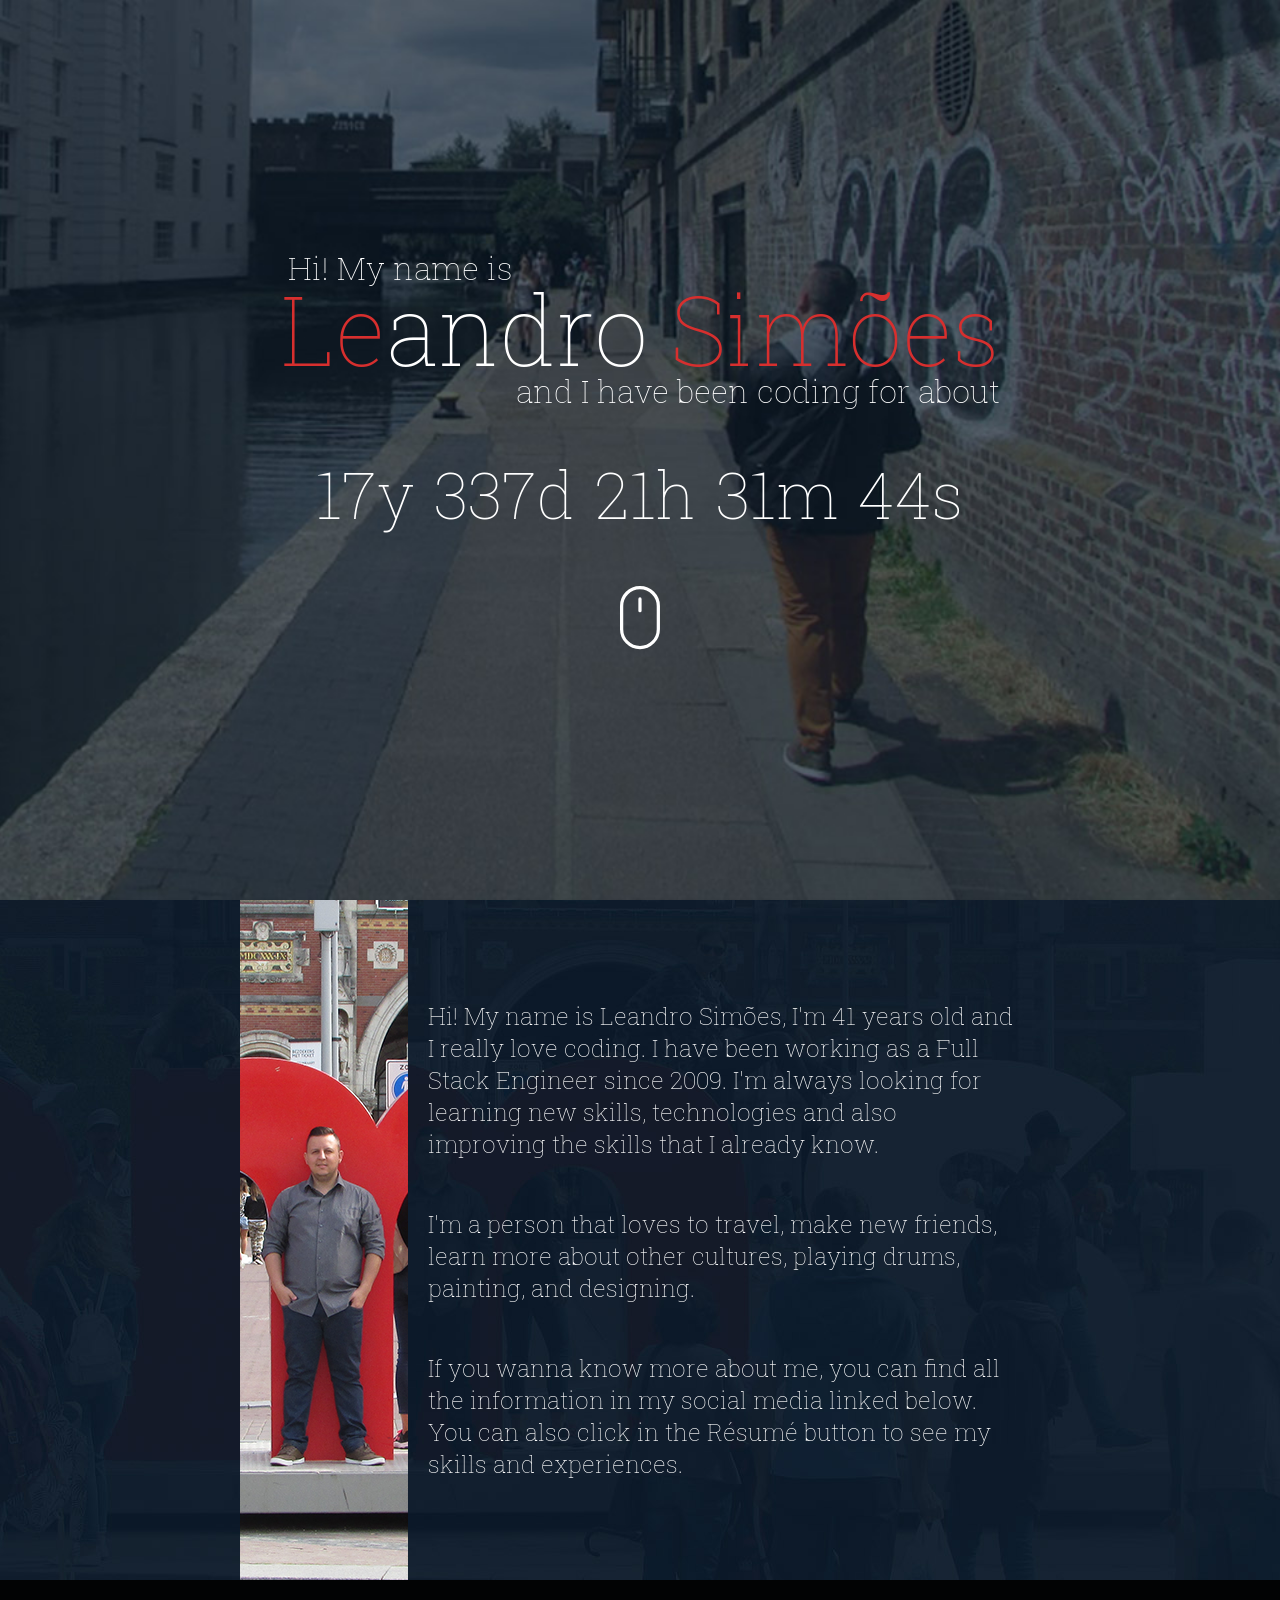
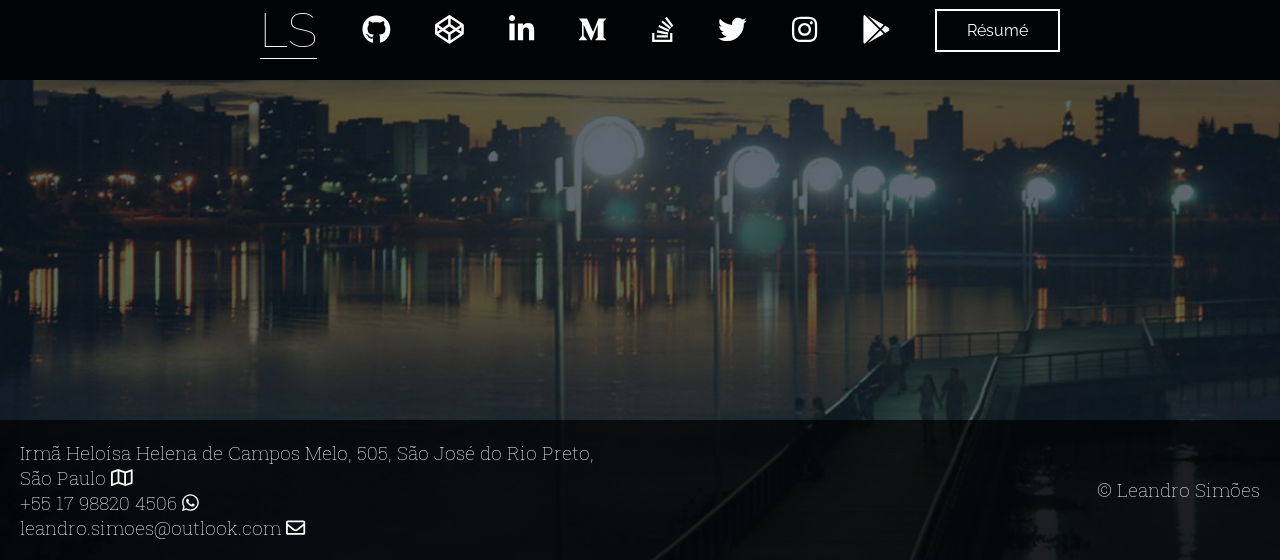
<file: index.html>
﻿<!DOCTYPE html>
<html lang="en-us">

<head>

    <!-- Primary Meta Tags -->
    <meta charset="UTF-8">
    <meta name="title" content="Leandro Simões Web Page">
    <meta name="creator" content="Leandro Simões" />
    <meta itemprop="author" name="author" content="Leandro Simões" />
    <meta name="copyright" content="&copy; 2018 Leandro Simões" />
    <meta name="keywords" content="web developer, brazilian, full stack engineer, software engineer, full stack developer, freelancer, web designer, portfolio, personal website, curriculum online, online resume" />
    <meta name="viewport" content="width=device-width, initial-scale=1.0">

    <link rel="canonical" href="https://lesimoes.dev" itemprop="url" />

    <!-- Schema.org for Google -->
    <meta itemprop="name" content="Leandro Simões Personal Website">
    <meta itemprop="description" content="My name is Leandro Simões, I'm a Full Stack Engineer from São José do Rio Preto, São Paulo, Brazil since 2009.">

    <!-- Twitter -->
    <meta name="twitter:card" content="summary">
    <meta name="twitter:title" content="Leandro Simões Personal Website">
    <meta name="twitter:description" content="My name is Leandro Simões, I'm a Full Stack Engineer from São José do Rio Preto, São Paulo, Brazil since 2009.">
    <meta name="twitter:site" content="@leandro_ssimoes">
    <meta name="twitter:creator" content="@leandro_ssimoes">
    <meta name="twitter:image:src" content="https://lesimoes.dev/assets/images/profile.jpg">

    <!-- Open Graph general (Facebook, Pinterest & Google+) -->
    <meta property="og:title" content="Leandro Simões Personal Website">
    <meta property="og:description" content="My name is Leandro Simões, I'm a Full Stack Engineer from São José do Rio Preto, São Paulo, Brazil since 2009.">
    <meta property="og:image" content="https://lesimoes.dev/assets/images/profile.jpg">
    <meta property="og:url" content="https://lesimoes.dev">
    <meta property="og:site_name" content="Leandro Simões Personal Website">
    <meta property="og:locale" content="en-US">
    <meta property="fb:admins" content="100001971666080">
    <meta property="fb:app_id" content="276535433035259">
    <meta property="og:type" content="website">

    <!-- Favicon -->
    <link rel="apple-touch-icon" sizes="57x57" href="./assets/images/apple-icon-57x57.png">
    <link rel="apple-touch-icon" sizes="60x60" href="./assets/images/apple-icon-60x60.png">
    <link rel="apple-touch-icon" sizes="72x72" href="./assets/images/apple-icon-72x72.png">
    <link rel="apple-touch-icon" sizes="76x76" href="./assets/images/apple-icon-76x76.png">
    <link rel="apple-touch-icon" sizes="114x114" href="./assets/images/apple-icon-114x114.png">
    <link rel="apple-touch-icon" sizes="120x120" href="./assets/images/apple-icon-120x120.png">
    <link rel="apple-touch-icon" sizes="144x144" href="./assets/images/apple-icon-144x144.png">
    <link rel="apple-touch-icon" sizes="152x152" href="./assets/images/apple-icon-152x152.png">
    <link rel="apple-touch-icon" sizes="180x180" href="./assets/images/apple-icon-180x180.png">
    <link rel="icon" type="image/png" sizes="192x192" href="./assets/images/android-icon-192x192.png">
    <link rel="icon" type="image/png" sizes="32x32" href="./assets/images/favicon-32x32.png">
    <link rel="icon" type="image/png" sizes="96x96" href="./assets/images/favicon-96x96.png">
    <link rel="icon" type="image/png" sizes="16x16" href="./assets/images/favicon-16x16.png">
    <link rel="manifest" href="./assets/images/manifest.json">
    <meta name="msapplication-TileColor" content="#ffffff">
    <meta name="msapplication-TileImage" content="./assets/images/ms-icon-144x144.png">
    <meta name="theme-color" content="#ffffff">

    <link rel="alternate" href="https://lesimoes.dev/" hreflang="x-default" />

    <!-- Sylesheets -->
    <link rel="stylesheet" href="./assets/css/fontawesome.min.css">
    <link rel="stylesheet" href="./assets/css/style.css">

    <!-- Google Analytics -->
    <link href="https://fonts.googleapis.com/css?family=Raleway:100,400|Roboto+Slab:100,400" rel="stylesheet">

    <script>
        (function (i, s, o, g, r, a, m) {
            i['GoogleAnalyticsObject'] = r;
            i[r] = i[r] || function () {
                (i[r].q = i[r].q || []).push(arguments)
            }, i[r].l = 1 * new Date();
            a = s.createElement(o),
                m = s.getElementsByTagName(o)[0];
            a.async = 1;
            a.src = g;
            m.parentNode.insertBefore(a, m)
        })(window, document, 'script', 'https://www.google-analytics.com/analytics.js', 'ga');

        ga('create', 'UA-101651394-1', 'auto');
        ga('send', 'pageview');
    </script>

    <title itemprop="name">Leandro Simões Personal Website</title>
</head>

<body class="loading">

    <header class="paralaxed-background">
        <div class="header-wrap">
            <div class="title">
                <h6>Hi! My name is</h6>
                <h1><span class="highlight">Le</span>andro <span class="highlight">Simões</span></h1>
                <h6>and I have been coding for about</h6>
            </div>
            <div class="counter">
                <span class="years">00y</span><span class="days">00d</span><span class="hours">00h</span><span class="minutes">00m</span><span class="seconds">00s</span>
            </div>
            <div class="mouse">
                <svg width="40px" height="100%" viewBox="0 0 247 390" version="1.1" xmlns="http://www.w3.org/2000/svg"
                    xmlns:xlink="http://www.w3.org/1999/xlink" style="fill-rule:evenodd;clip-rule:evenodd;stroke-linecap:round;stroke-linejoin:round;stroke-miterlimit:1.5;">
                    <path id="wheel" d="M123.359,79.775l0,72.843" style="fill:none;stroke:#fff;stroke-width:20px;"></path>
                    <path id="mouse" d="M236.717,123.359c0,-62.565 -50.794,-113.359 -113.358,-113.359c-62.565,0 -113.359,50.794 -113.359,113.359l0,143.237c0,62.565 50.794,113.359 113.359,113.359c62.564,0 113.358,-50.794 113.358,-113.359l0,-143.237Z"
                        style="fill:none;stroke:#fff;stroke-width:20px;"></path>
                </svg>
            </div>
        </div>
    </header>

    <main class="paralaxed-background">
        <div class="content-wrap">
            <img src="./assets/images/me.png" alt="Leandro Simões da Silva at the I Amsterdam Sign in Amsterdan, Netherlands">
            <div class="description">
                <p>
                    Hi! My name is Leandro Simões, I'm <span class="age"></span> years old and I really love coding. 
                    I have been working as a Full Stack Engineer since 2009. 
                    I'm always looking for learning new skills, technologies and also improving the skills that I already know.
                </p>
                <p>
                    I'm a person that loves to travel, make new friends, learn more about other cultures, playing drums, 
                    painting, and designing.
                </p>
                <p>
                    If you wanna know more about me, you can find all the information in my social media linked below. 
                    You can also click in the Résumé button to see my skills and experiences.
                </p>
            </div>
        </div>
    </main>

    <menu>
        <div class="menu-wrap">
            <a href="/" class="home-link">
                <h3>LS</h3>
            </a>
            <a title="GitHub Profile" target="_blank" href="https://github.com/leandrosimoes"><i class="fab fa-github"></i></a>
            <a title="Codepen Profile" target="_blank" href="https://codepen.io/leandrosimoes"><i class="fab fa-codepen"></i></a>
            <a title="Linkedin Profile" target="_blank" href="https://www.linkedin.com/in/leandro-sim%C3%B5es-0246353b/"><i
                    class="fab fa-linkedin-in"></i></a>
            <a title="Medium Profile" target="_blank" href="https://medium.com/@leandrossimoes"><i class="fab fa-medium-m"></i></a>
            <a title="Stackoverflow Profile" target="_blank" href="https://pt.stackoverflow.com/users/5615/leandro-sim%C3%B5es"><i
                    class="fab fa-stack-overflow"></i></a>
            <a title="Twitter Profile" target="_blank" href="https://twitter.com/leandro_ssimoes"><i class="fab fa-twitter"></i></a>
            <a title="Instagram Profile" target="_blank" href="http://instagram.com/leandro.ssimoes"><i class="fab fa-instagram"></i></a>
            <a title="Google Play Store Developer Page" target="_blank" href="https://play.google.com/store/apps/dev?id=5604629746052452591"><i class="fab fa-google-play"></i></a>
            <a title="Leandro's Résumé" target="_blank" href="https://docs.google.com/document/d/1-Rf8Hw6UFd7JiPFsXlcLSYD0TL-rU0SbCGBecKL-YK0" class="resume-button">Résumé</a>
        </div>
    </menu>

    <footer class="paralaxed-background">
        <div class="address">
            <a title="See in Maps" target="_blank" href="https://goo.gl/maps/5HsRhZGQjgx">Irmã Heloísa Helena de Campos
                Melo, 505, São José do Rio Preto, São Paulo <i class="far fa-map"></i></a><br>
            <a title="Message in Whatsapp" target="_blank" href="https://api.whatsapp.com/send?phone=5517988204506">+55
                17 98820 4506 <i class="fab fa-whatsapp"></i></a><br>
            <a title="Mail Me" href="mailto:leandro.simoes@outlook.com">leandro.simoes@outlook.com <i class="far fa-envelope"></i></a>
        </div>
        <div class="signature">
            &copy; Leandro Simões
        </div>
    </footer>

    <script src="./assets/js/fontawesome.min.js"></script>
    <script src="./assets/js/ls-countup.min.js"></script>
    <script src="./assets/js/script.js"></script>
    
    <!-- Go to www.addthis.com/dashboard to customize your tools --> 
    <script type="text/javascript" src="//s7.addthis.com/js/300/addthis_widget.js#pubid=ra-59510b13dc8bd7a4"></script>
</body>

</html>
</file>
<file: assets/css/style.css>
:root {
    --blue: #0a1928;
    --red: #d72f2e;
    --black: #020304;
    --white: #fff;
    --primary-font: Raleway, Arial, sans-serif;
    --secondary-font: 'Roboto Slab', Verdana, sans-serif;
}

html,
body {
    padding: 0;
    margin: 0;
    width: 100%;
    height: 100%;
    background-color: var(--blue);
    color: var(--white);
}

body .paralaxed-background {
    background-position-y: 0px;
    background-size: cover;
}

body .highlight {
    color: var(--red);
}

body a,
body a:visited,
body a:active {
    text-decoration: none;
    color: var(--white);
    transition: all .1s linear;
}

body a:hover {
    color: var(--red);
}

body.loading {
    overflow: hidden;
}

body.loading::after {
    content: 'Loading...';
    position: fixed;
    background-color: var(--blue);
    color: var(--white);
    top: 0;
    left: 0;
    right: 0;
    bottom: 0;
    z-index: 999;
    font-family: 'Roboto Slab';
    display: flex;
    justify-content: center;
    align-items: center;
    font-size: 25px;
}

h1,
h2,
h3,
h4,
h5,
h6 {
    margin: 0;
    padding: 0;
}

header {
    width: 100%;
    height: 100%;
    background-image: url('../images/header-background.jpg');
    background-repeat: no-repeat;
    background-size: cover;
    background-position: right;
    display: flex;
    flex-direction: row;
    justify-content: center;
    align-items: center;
}

header .header-wrap .title h1 {
    font-size: 6em;
    line-height: 80px;
}

header .header-wrap .title h6:first-child {
    margin-left: 7px;
}

header .header-wrap .title h6:last-child {
    text-align: right;
}

header .header-wrap .title h6 {
    font-size: 2em;
    font-family: var(--secondary-font);
    font-weight: 100;
}

header .header-wrap .counter {
    text-align: center;
    padding-top: 40px;
}

header .header-wrap .title h1,
header .header-wrap .counter span {
    font-weight: 100;
    font-family: var(--secondary-font);
}

header .header-wrap .counter span {
    font-size: 4em;
    opacity: 0;
    animation-delay: 1s !important;
}

header .header-wrap .counter span.show {
    animation: fadein 1s forwards;
}

header .header-wrap .counter span:not(:first-child) {
    margin-left: 20px
}

header .mouse {
    text-align: center;
    padding-top: 50px;
}

header .mouse svg #wheel {
    animation: scroll ease 2s infinite;
}

main {
    height: 680px;
    background-image: url('../images/main-background.jpg');
    background-repeat: no-repeat;
    background-size: cover;
    display: flex;
    flex-direction: column;
    justify-content: center;
    align-items: flex-start;
}

main .content-wrap {
    width: 800px;
    height: 680px;
    display: flex;
    flex-direction: row;
    align-self: center;
    text-align: center;
    justify-content: space-between;
}

main .content-wrap .description {
    display: flex;
    flex-direction: column;
    align-items: center;
    justify-content: center
}

main .content-wrap .description p {
    font-size: 1.5em;
    font-family: var(--secondary-font);
    font-weight: 100;
    padding: 0 20px;
    text-align: left;
}

menu {
    background-color: var(--black);
    height: 100px;
    display: flex;
    flex-direction: row;
    align-items: center;
    justify-content: center;
    z-index: 1;
    margin: 0;
    position: -webkit-sticky;
    position: sticky;
    top: 0;
}

menu .menu-wrap {
    width: 800px;
    display: flex;
    flex-direction: row;
    align-items: center;
    justify-content: space-between
}

menu a.resume-button {
    background-color: transparent;
    border: 2px solid var(--white);
    outline: none;
    padding: 10px 30px;
    cursor: pointer;
    font-family: var(--primary-font);
    transition: all .1s linear;
}

menu a.resume-button:hover {
    border-color: var(--red);
}

menu .menu-wrap a.home-link {
    border-bottom: 1px solid #fff;
}

menu .menu-wrap svg {
    font-size: 1.8em;
}

menu .menu-wrap h3 {
    font-family: var(--primary-font);
    font-weight: 100;
    font-size: 3em;
}

footer {
    font-family: var(--secondary-font);
    height: 480px;
    background-image: url('../images/footer-background.jpg');
    background-repeat: no-repeat;
    background-size: cover;
    display: flex;
    flex-direction: row;
    font-size: 1.2em;
    font-weight: 100;
    align-items: flex-end;
    flex-wrap: wrap;
}

footer .address,
footer .signature {
    padding: 20px;
    flex: 1;
    background-color: rgba(0, 0, 0, .7);
    height: 100px;
}

footer .signature {
    line-height: 100px;
}

footer .signature {
    text-align: right;
}

@keyframes fadein {
    from {
        opacity: 0;
    }

    to {
        opacity: 1;
    }
}

@keyframes scroll {
    0% {
        transform: translateY(0);
    }

    30% {
        transform: translateY(60px);
    }
}

@media only screen 
  and (min-device-width: 320px) 
  and (max-device-width: 480px) {
    header .header-wrap .title h1 {
        font-size: 3em;
        line-height: 1em;
        padding: 0 40px;
        text-align: center;
    }

    header .header-wrap .title h6 {
        font-size: 1.3em;
        padding: 0 40px;
        text-align: center;
    }

    header .header-wrap .title h6:last-child {
        text-align: center;
    }

    header .header-wrap .counter {
        font-size: 0.8em;
        display: inline-grid;
        grid-template-columns: auto auto;
        width: 100%;
    }

    header .header-wrap .counter span.seconds {
        grid-column: 1 / span 2;
    }

    main .content-wrap img {
        display: none;
    }

    main {
        height: 100%;
    }

    main .content-wrap {
        width: 100%;
        height: auto;
    }
    
    main .content-wrap .description p {
        font-size: 1.3em;
    }

    menu {
        height: auto;
        padding: 20px;
    }

    menu .menu-wrap {
        width: 100%;
        display: inline-grid;
        grid-template-columns: auto auto auto auto;
        font-size: 1.3em;
        grid-gap: 50px;
        padding: 20px;
    }

    menu a.resume-button,
    menu .menu-wrap a.home-link {
        display: none;
    }

    footer {
        height: auto;
    }

    footer .address, 
    footer .signature {
        height: 200px;
        padding: 10px;
        font-size: 1.3em;
        text-align: center;
    }
}
</file>
